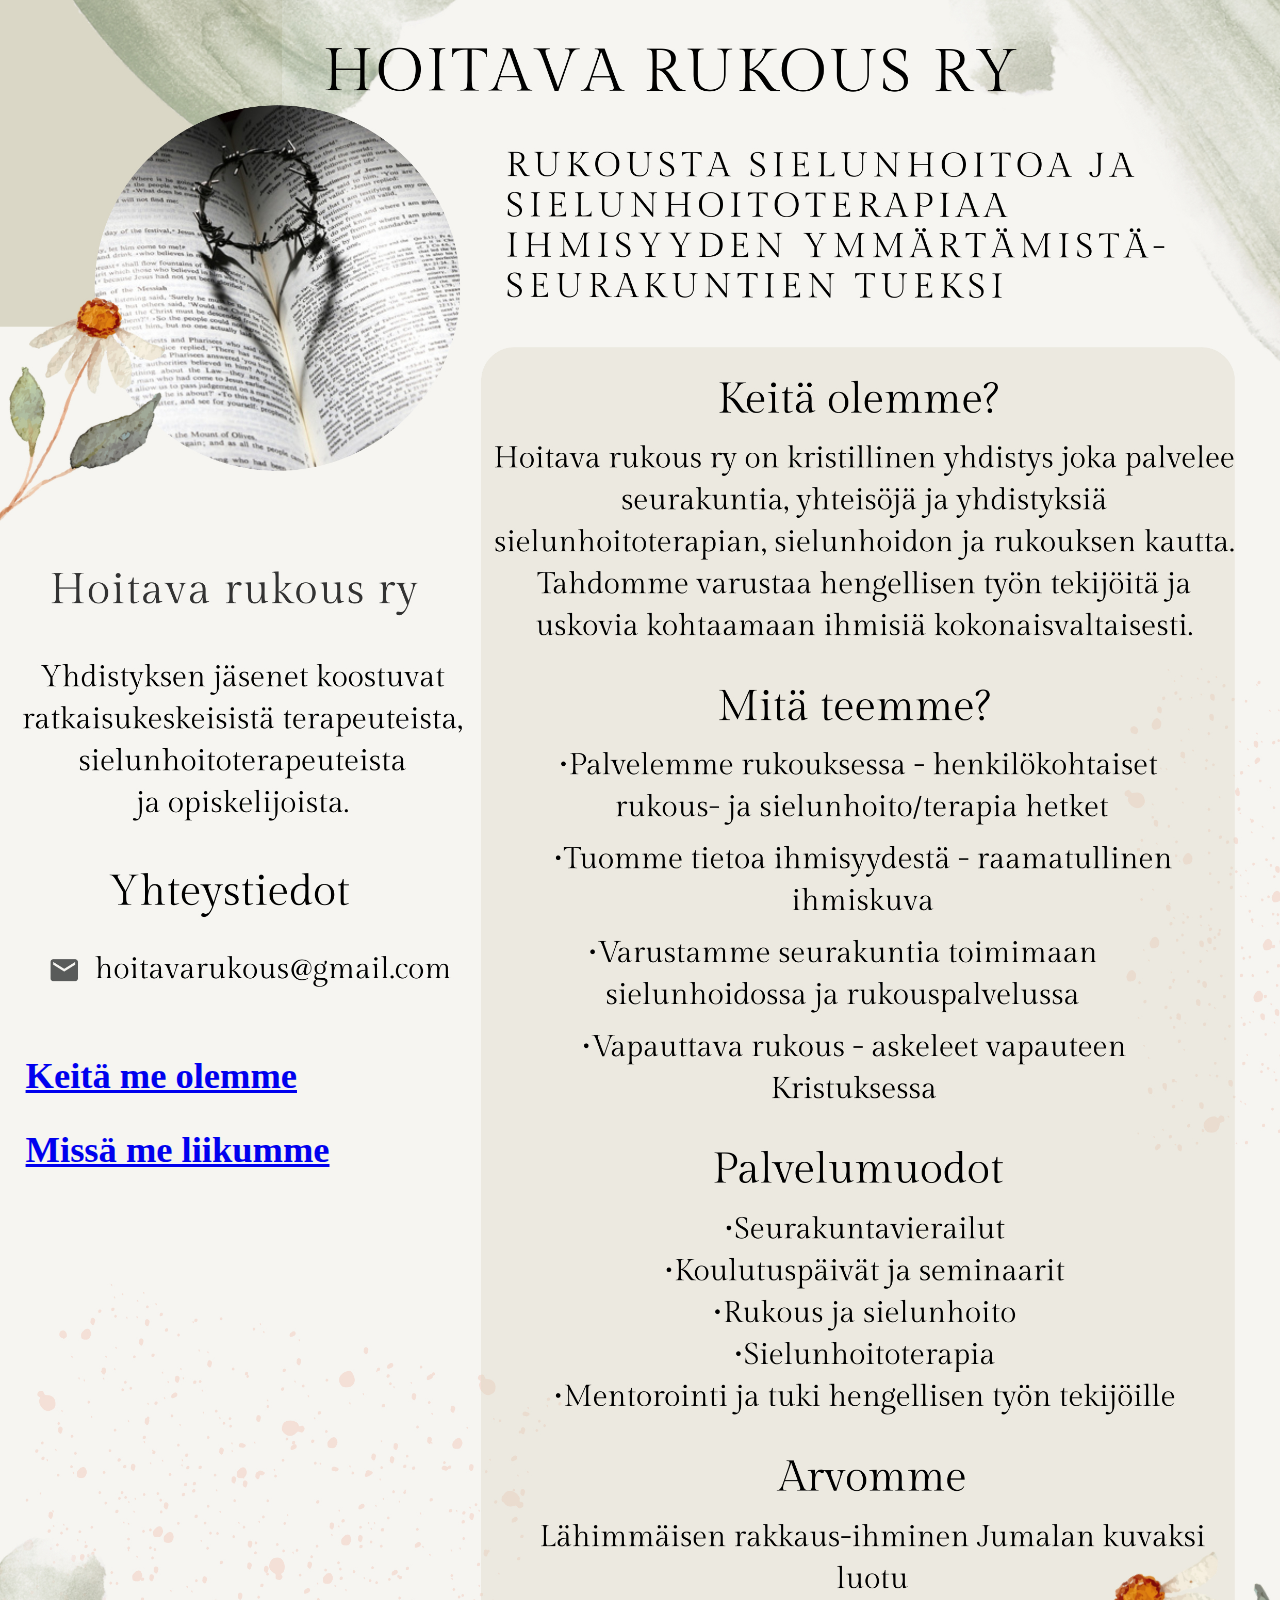
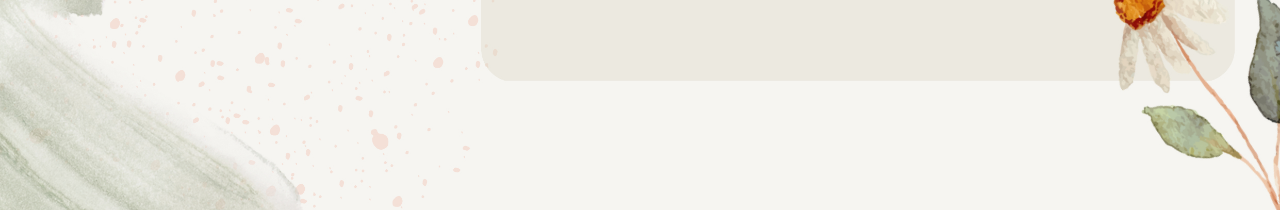
<file: index.html>
<!DOCTYPE html>
<html lang="en">
<head>
    <meta charset="UTF-8">
    <meta name="viewport" content="width=device-width, initial-scale=1.0">
    <link rel="stylesheet" type="text/css" href="stylesheet.css">
    <title>Etusivu</title>
</head>
<body>
    <div class="image-container">
        <img class="image" src="res/Hoitava Rukous.jpg">
    </div>
    <div class="sidebar">
        <h2><a class="linkki" id="linkki1" href="./keita-me-olemme.html">Keitä me olemme</a></h2>
        <h2><a class="linkki" id="linkki2" href="./missa-me-liikumme.html">Missä me liikumme</a></h2>
    </div>
</body>
</html>
</file>
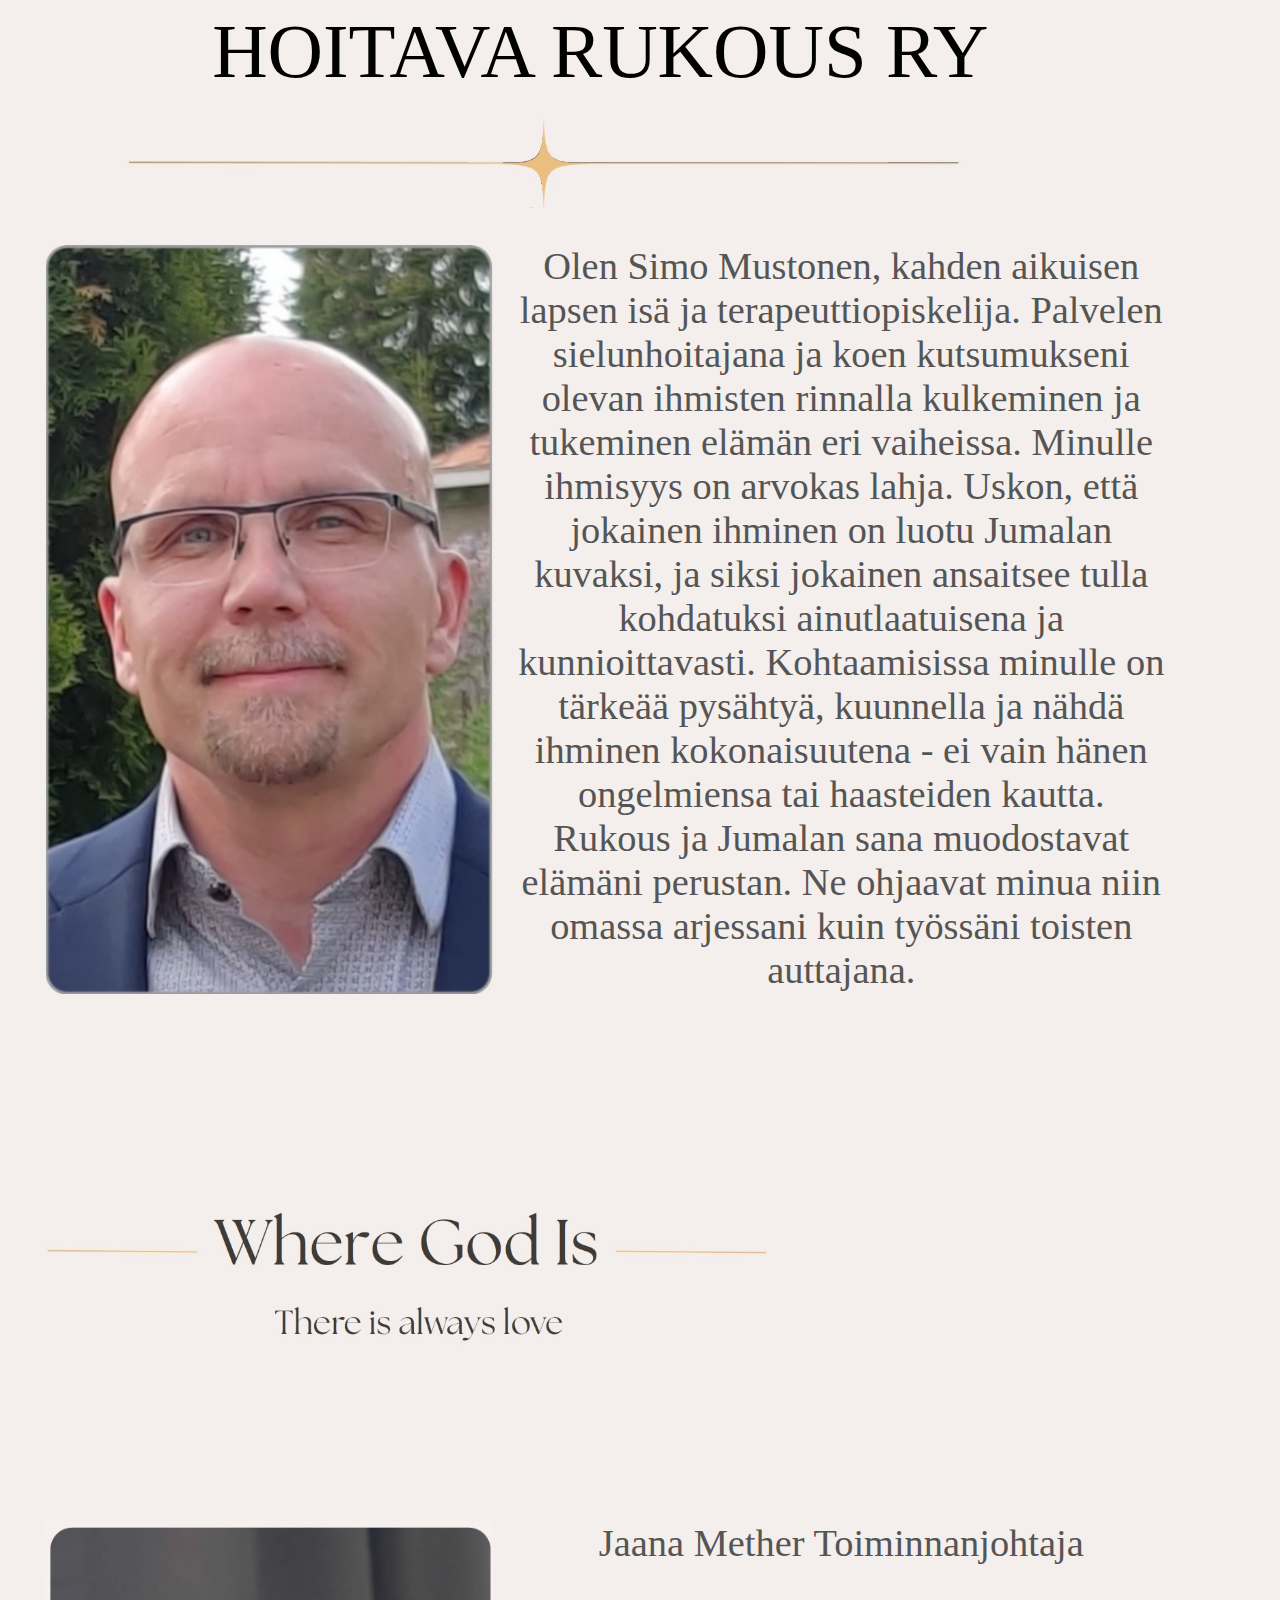
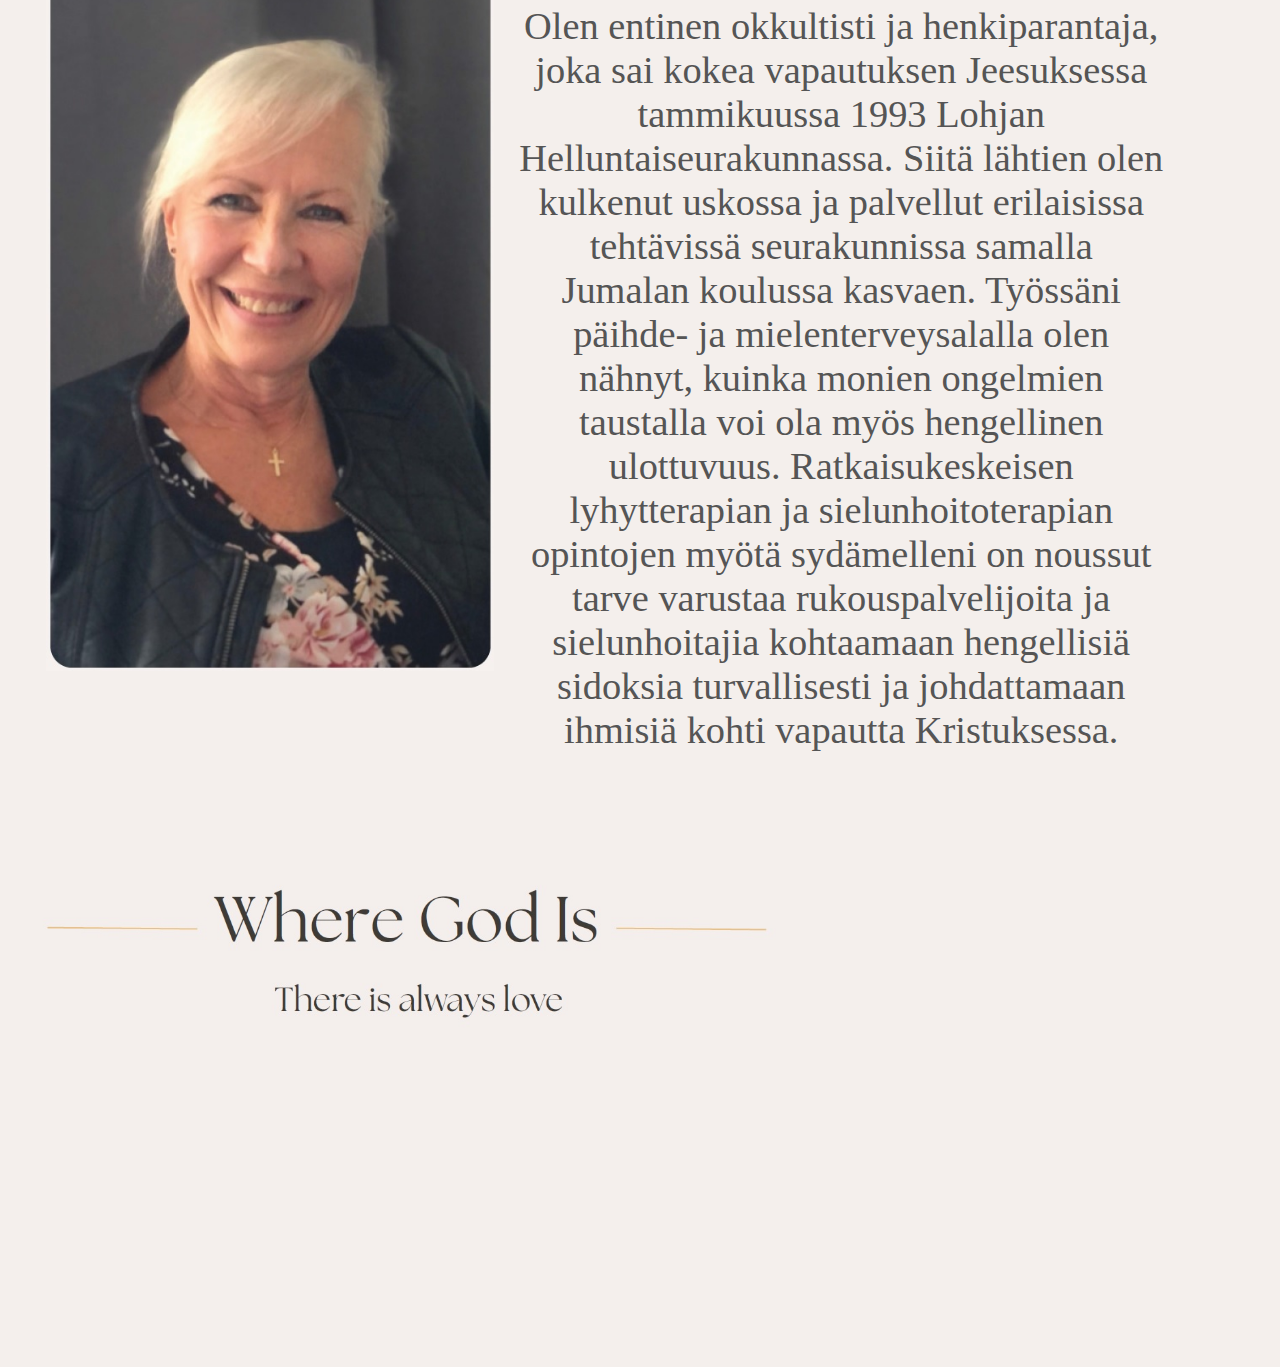
<file: keita-me-olemme.html>
<!DOCTYPE html>
<html lang="en">
<head>
    <meta charset="UTF-8">
    <meta name="theme-color" content="#f4efec">
    <meta name="viewport" content="width=device-width, initial-scale=1.0">
    <link rel="stylesheet" type="text/css" href="keita-me-olemme-styles.css">
    <title>Keitä me olemme</title>
</head>
<body>
    <div id="site-flex">
        <div class="head-container">
            <div class="headign">HOITAVA RUKOUS RY </div>
            <img src="res/underline.jpg" id="underline">
        </div>
        <div class="content-flex">
            <div class="full-bio">
                <div class="footer-container">
                    <img class="footer-img" src="res/footer.jpg" alt="">
                </div>
                <div class="content-container">
                    <img class="face-pic" src="res/simo-mustonen.jpg" alt="Simo Mustonen">
                    <div class="content">
                        <p>
                            Olen Simo Mustonen, kahden aikuisen <br>
                            lapsen isä ja terapeuttiopiskelija. Palvelen <br>
                            sielunhoitajana ja koen kutsumukseni <br>
                            olevan ihmisten rinnalla kulkeminen ja <br>
                            tukeminen elämän eri vaiheissa. Minulle <br>
                            ihmisyys on arvokas lahja. Uskon, että <br>
                            jokainen ihminen on luotu Jumalan <br>
                            kuvaksi, ja siksi jokainen ansaitsee tulla <br>
                            kohdatuksi ainutlaatuisena ja <br>
                            kunnioittavasti. Kohtaamisissa minulle on <br>
                            tärkeää pysähtyä, kuunnella ja nähdä <br>
                            ihminen kokonaisuutena - ei vain hänen <br>
                            ongelmiensa tai haasteiden kautta. <br>
                            Rukous ja Jumalan sana muodostavat <br>
                            elämäni perustan. Ne ohjaavat minua niin <br>
                            omassa arjessani kuin työssäni toisten <br>
                            auttajana.
                        </p>
                    </div>
                </div>
            </div>
            <div class="footer-container">
                <img class="footer-img" src="res/footer.jpg" alt="">
            </div>

            <div class="content-container">
                <div class="full-bio">
                    <img class="face-pic" src="res/jaana-mether.jpg" alt="Jaana Mether">
                    <div class="content">
                        <p>Jaana Mether Toiminnanjohtaja</p>
                        <p id="bio">
                            Olen entinen okkultisti ja henkiparantaja,<br>
                            joka sai kokea vapautuksen Jeesuksessa<br>
                            tammikuussa 1993 Lohjan<br>
                            Helluntaiseurakunnassa. Siitä lähtien olen<br>
                            kulkenut uskossa ja palvellut erilaisissa<br>
                            tehtävissä seurakunnissa samalla<br>
                            Jumalan koulussa kasvaen. Työssäni<br>
                            päihde- ja mielenterveysalalla olen<br>
                            nähnyt, kuinka monien ongelmien<br>
                            taustalla voi ola myös hengellinen<br>
                            ulottuvuus. Ratkaisukeskeisen<br>
                            lyhytterapian ja sielunhoitoterapian<br>
                            opintojen myötä sydämelleni on noussut<br>
                            tarve varustaa rukouspalvelijoita ja<br>
                            sielunhoitajia kohtaamaan hengellisiä<br>
                            sidoksia turvallisesti ja johdattamaan<br>
                            ihmisiä kohti vapautta Kristuksessa.
                        </p>
                    </div>
                </div>
            </div>
        </div>
    </div>
</body>

</html>
</file>
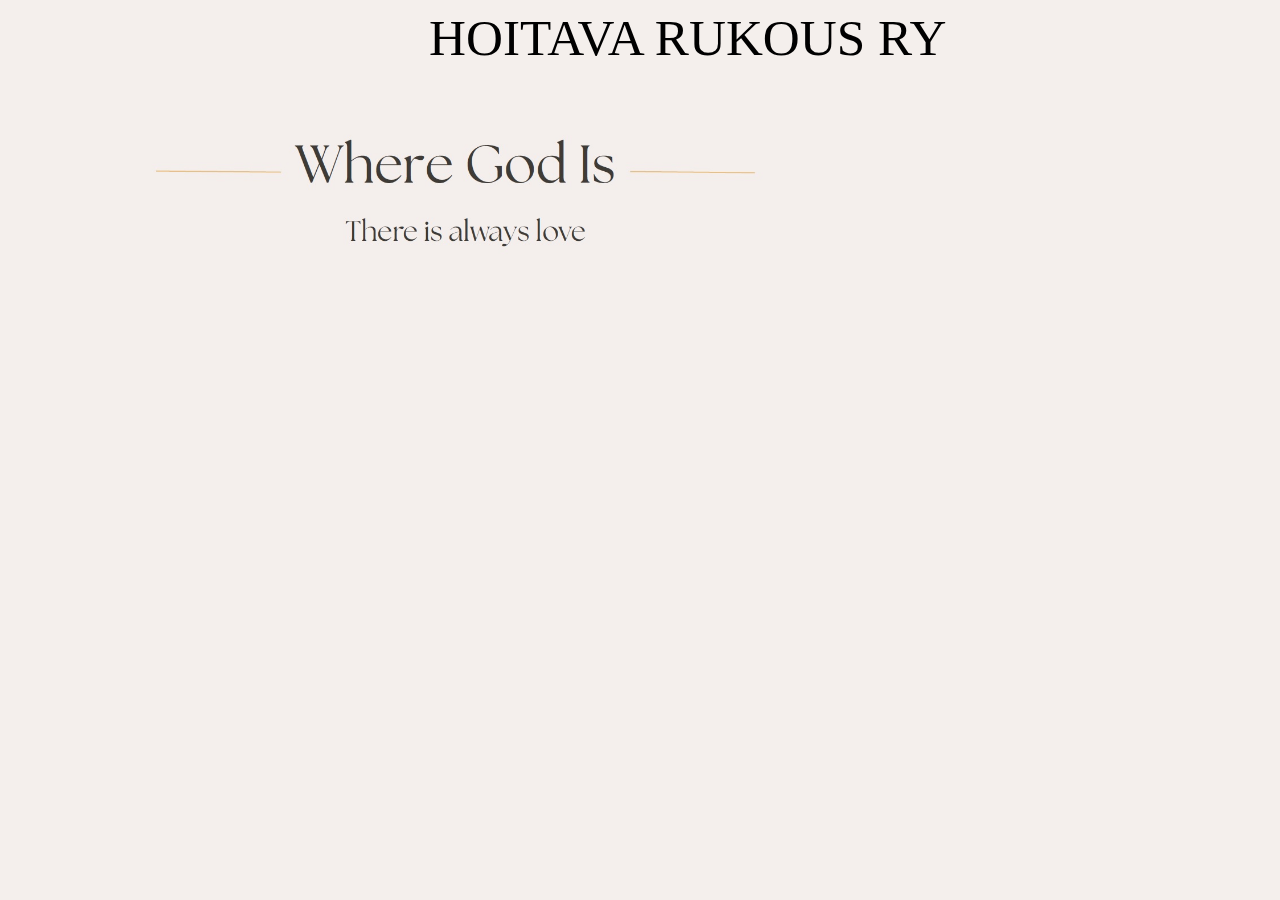
<file: missa-me-liikumme.html>
<!DOCTYPE html>
<html lang="en">
<head>
    <meta charset="UTF-8">
    <meta name="viewport" content="width=device-width, initial-scale=1.0">
    <link rel="stylesheet" type="text/css" href="missa-me-liikumme-styles.css">
    <title>Missä me liikumme</title>
</head>
<body>
    <div class="heading-container">
        <div class="headign">HOITAVA RUKOUS RY</div>
    </div>
    <div class="map-container">
    </div>
    </div>
    <div class="footer-container">
        <img class="footer" src="res/footer.jpg" alt="">
    </div>
</div>
</body>

</html>
</file>
<file: stylesheet.css>
:root{
    font-size: 10px;
}
html, body{
    margin: 0;
    padding: 0;
    height: 100%;
    width: 100%;
}
.image-container{
    position: relative;
    height: 100%;
    width: auto;
}

.image { 
    position: relative;
    object-fit: contain;
    width: 100%;
    height: auto;
}

.sidebar{
    font-size: 1.9vw;
    position: absolute;
    width: fit-content;
    top: 80vw;
    left: 2vw;
}

#linkki1{
    top: 1%
}

#linkki2{
    top: 2%;
}
</file>
<file: keita-me-olemme-styles.css>
html{
    background-color: #f4efec;
    font-weight: lighter;
    font-size: 12px;
}


#site-flex{
    display: flex;
    flex-direction: column;
}

.headign{
    position: relative;
    font-family:'Times New Roman', Times, serif;
    left: 19%;
    width: 80%;
    font-size: 6vw;
    color: 3f3b36;
}

.head-container{
    position: relative;
    display: block;
    height: 18vw;
    width: 85%;
    margin-bottom: 1vw;
}

#underline{
    position:relative;
    margin-top: 20px;
    width: 80%;
    margin-left: 10%;
    height: auto;
}

.content-flex{
    margin-top: 12vw;
    display: flex;
    flex-direction: column;
    position: relative;
    top: -14vw;;
}

.content-container{
    position: relative;
    display: flex;
    flex-direction: column;
    align-items: flex-start;
    margin-top: 2vh;
    width: 90vw;
    left: 3vw;
}

.full-bio{
    display: flex;
    flex-direction: column;
    align-items: flex-start;
}

.content{
    order: 2;
    display: static;
    top: -3vw;
    width: 60%;
    left: 39%;
    position: absolute;
    text-align: center;
    height: auto;
    font-family: 'Times New Roman', Times, serif;
    font-size: 3vw;
    color: rgb(85, 85, 85);
    padding-bottom: 200px;
}

img{
    width: 35vw;
    height: auto;
    position: relative;
    float: left;

}

#bio p{
    position: relative;
    top: 10%;
}

.face-pic img{
    float: left;
    margin: 0 auto;
    width: 25%;
}

#underline img{
    float: none;
}

.footer-container{
    order: 2;
    position: static;
    margin: 50px auto;
    width: 60vw;
    clear: both;
    margin-left: 1vw;
    margin-top: 15vw;
    margin-bottom: 10vw;
}

.footer-img{
    display: block;
    width: 100%;
    height: auto;
}
</file>
<file: missa-me-liikumme-styles.css>
html{
    background-color: #f4efec;
    font-weight: lighter;
    font-size: 12px;
}

p{
    font-size: 2vw;
    text-align: center;
}

p{
    font-size: 2vw;
    text-align: center;
    margin-bottom: 0;
}

address{
    font-size: 2vw;
    text-align: center;
}

.heading-container{
    width: 90vw;
    height: 5vw;
}

.headign{
    position: relative;
    font-family:'Times New Roman', Times, serif;
    left: 19%;
    width: 80%;
    color: 3f3b36;
    font-size: 4vw;
    text-align: center;
}

.map-container{
    width: 90vw;
    height: auto;
}



.footer{
    margin-left: 10%;
    margin-top: 5vh;
    size: 30vw;
    width: 50vw;
    height: auto;;

}
</file>
